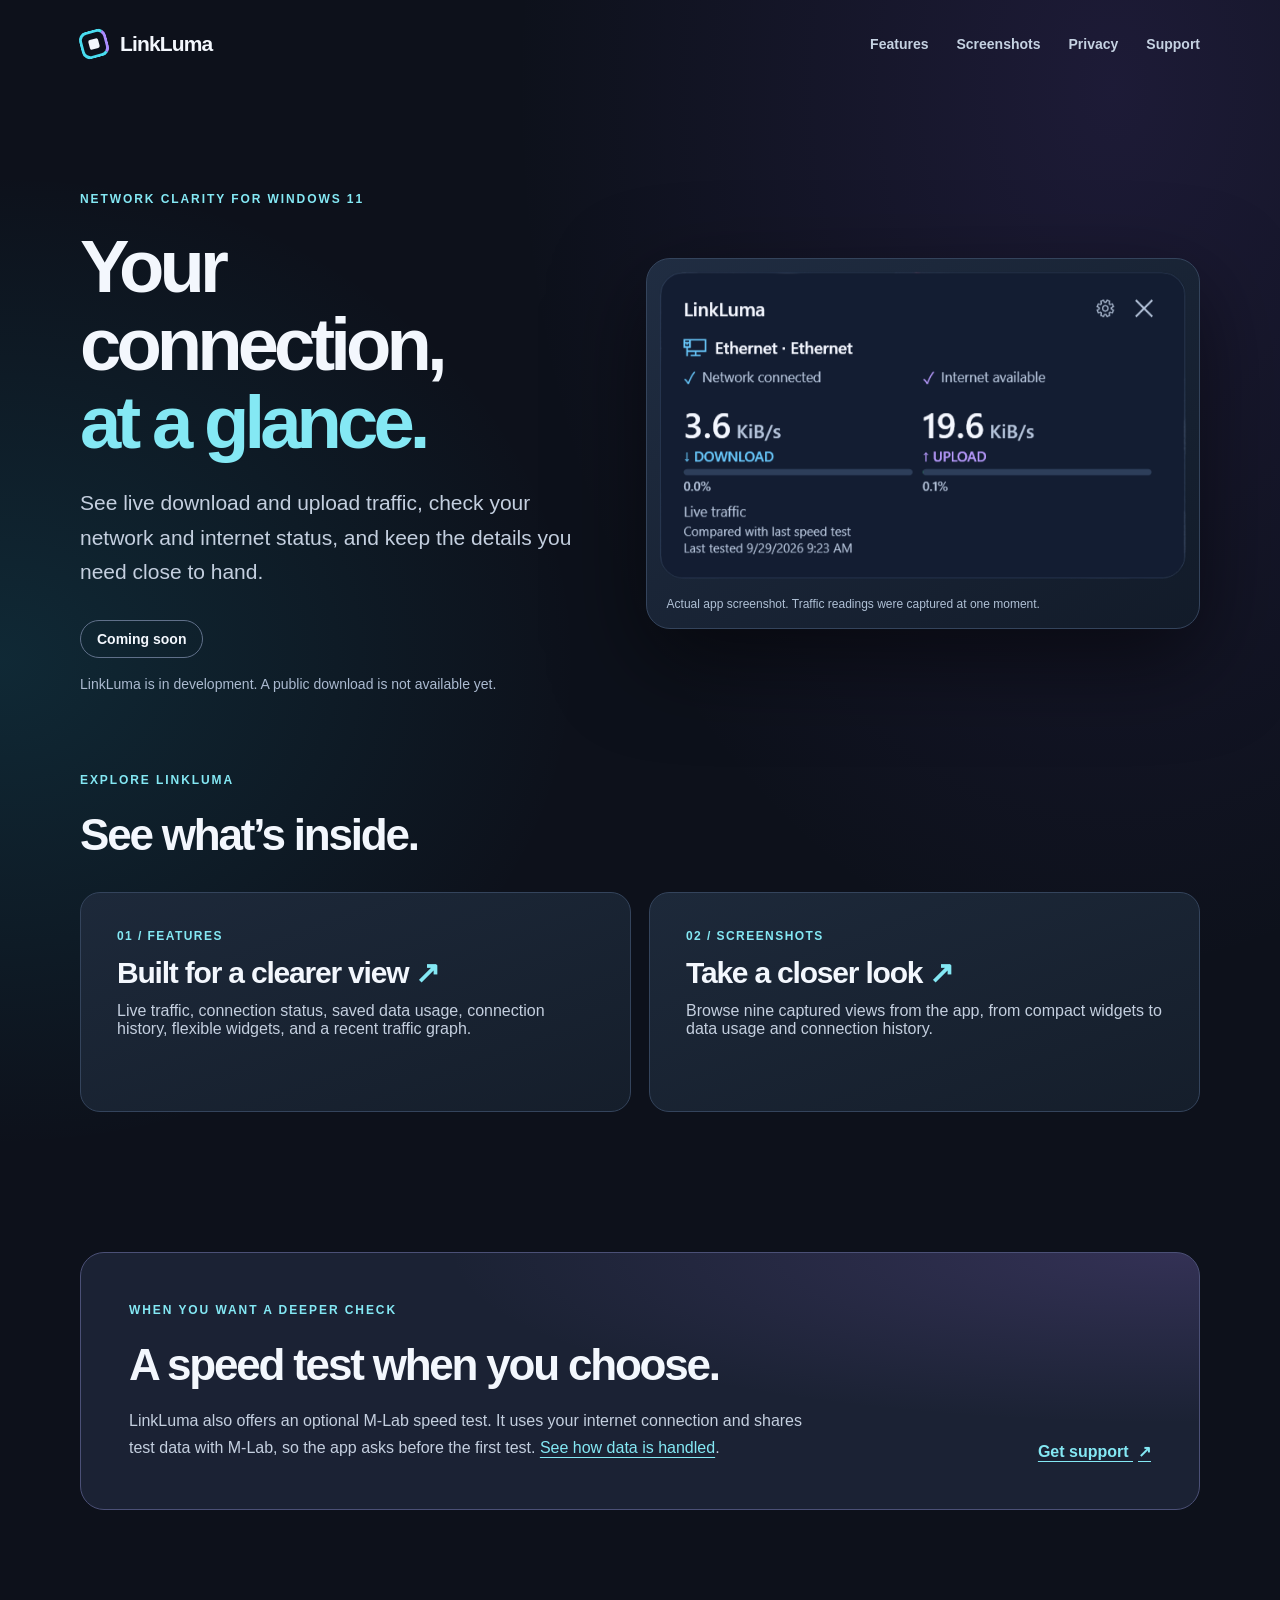
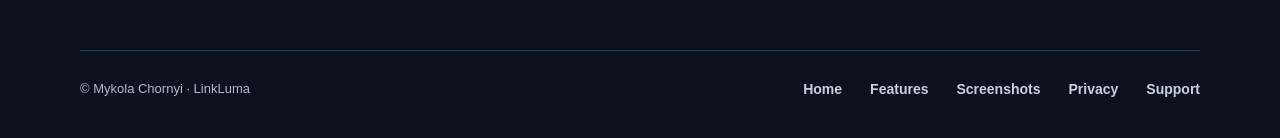
<file: site/index.html>
<!doctype html>
<html lang="en">
<head>
  <meta charset="utf-8">
  <meta name="viewport" content="width=device-width, initial-scale=1">
  <meta name="theme-color" content="#0d111b">
  <meta name="description" content="LinkLuma brings live traffic, connection status, data usage, connection history, and a clear network graph to your Windows 11 desktop. Coming soon.">
  <title>LinkLuma — Your connection, at a glance</title>
  <link rel="stylesheet" href="styles.css">
</head>
<body>
  <a class="skip-link" href="#main">Skip to content</a>
  <div class="site-shell">
    <header class="site-header">
      <a class="brand" href="index.html" aria-label="LinkLuma home" aria-current="page">
        <span class="brand-mark" aria-hidden="true"></span>
        <span>LinkLuma</span>
      </a>
      <nav class="site-nav" aria-label="Main navigation">
        <a href="features.html">Features</a>
        <a href="screenshots.html">Screenshots</a>
        <a href="privacy.html">Privacy</a>
        <a href="support.html">Support</a>
      </nav>
    </header>

    <main id="main">
      <section class="hero" aria-labelledby="hero-title">
        <div class="hero-copy">
          <p class="eyebrow">Network clarity for Windows 11</p>
          <h1 id="hero-title">Your connection,<br><span>at a glance.</span></h1>
          <p class="lead">See live download and upload traffic, check your network and internet status, and keep the details you need close to hand.</p>
          <span class="availability">Coming soon</span>
          <p class="hero-note">LinkLuma is in development. A public download is not available yet.</p>
        </div>
        <figure class="product-visual">
          <a href="assets/widget-classic.png" target="_blank" rel="noopener" aria-label="Open full-size classic widget screenshot in a new tab">
            <img src="assets/widget-classic.png" width="633" height="370" alt="Dark classic LinkLuma widget showing Ethernet connection, separate network and internet status, and live download and upload readings.">
          </a>
          <figcaption>Actual app screenshot. Traffic readings were captured at one moment.</figcaption>
        </figure>
      </section>

      <section class="home-links section-space" aria-labelledby="explore-title">
        <div class="section-heading">
          <p class="eyebrow">Explore LinkLuma</p>
          <h2 id="explore-title">See what’s inside.</h2>
        </div>
        <div class="home-link-grid">
          <a class="home-link-card" href="features.html">
            <span class="home-link-kicker">01 / Features</span>
            <strong>Built for a clearer view <span aria-hidden="true">↗</span></strong>
            <span>Live traffic, connection status, saved data usage, connection history, flexible widgets, and a recent traffic graph.</span>
          </a>
          <a class="home-link-card" href="screenshots.html">
            <span class="home-link-kicker">02 / Screenshots</span>
            <strong>Take a closer look <span aria-hidden="true">↗</span></strong>
            <span>Browse nine captured views from the app, from compact widgets to data usage and connection history.</span>
          </a>
        </div>
      </section>

      <section class="closing-panel section-space" aria-labelledby="closing-title">
        <div>
          <p class="eyebrow">When you want a deeper check</p>
          <h2 id="closing-title">A speed test when you choose.</h2>
          <p>LinkLuma also offers an optional M-Lab speed test. It uses your internet connection and shares test data with M-Lab, so the app asks before the first test. <a href="privacy.html">See how data is handled</a>.</p>
        </div>
        <a class="text-link" href="support.html">Get support <span aria-hidden="true">↗</span></a>
      </section>
    </main>

    <footer class="site-footer">
      <p>© Mykola Chornyi · LinkLuma</p>
      <nav aria-label="Footer navigation">
        <a href="index.html">Home</a>
        <a href="features.html">Features</a>
        <a href="screenshots.html">Screenshots</a>
        <a href="privacy.html">Privacy</a>
        <a href="support.html">Support</a>
      </nav>
    </footer>
  </div>
</body>
</html>
</file>
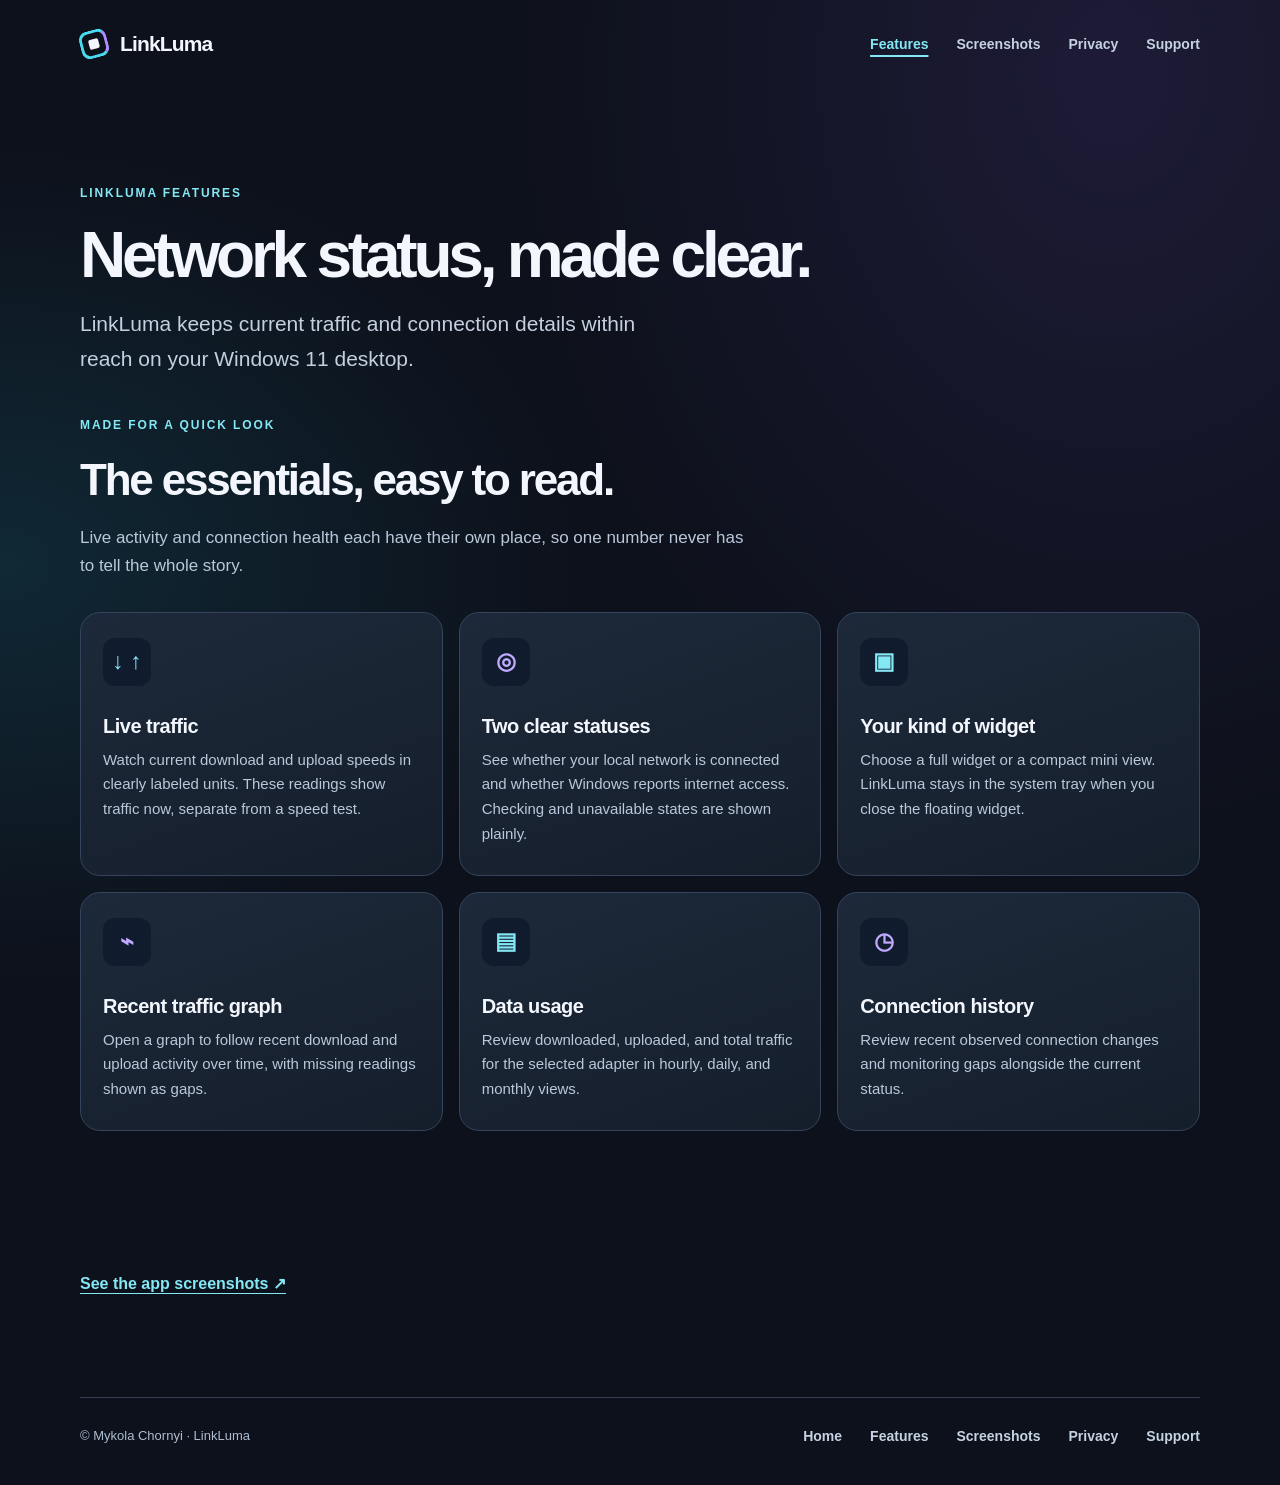
<file: site/features.html>
<!doctype html>
<html lang="en">
<head>
  <meta charset="utf-8">
  <meta name="viewport" content="width=device-width, initial-scale=1">
  <meta name="theme-color" content="#0d111b">
  <meta name="description" content="Explore LinkLuma's live traffic widget, network status, data usage, connection history, flexible layouts, and recent traffic graph.">
  <title>Features — LinkLuma</title>
  <link rel="stylesheet" href="styles.css">
</head>
<body>
  <a class="skip-link" href="#main">Skip to content</a>
  <div class="site-shell">
    <header class="site-header">
      <a class="brand" href="index.html" aria-label="LinkLuma home">
        <span class="brand-mark" aria-hidden="true"></span>
        <span>LinkLuma</span>
      </a>
      <nav class="site-nav" aria-label="Main navigation">
        <a href="features.html" aria-current="page">Features</a>
        <a href="screenshots.html">Screenshots</a>
        <a href="privacy.html">Privacy</a>
        <a href="support.html">Support</a>
      </nav>
    </header>

    <main id="main" class="feature-page">
      <div class="page-intro">
        <p class="eyebrow">LinkLuma features</p>
        <h1>Network status, made clear.</h1>
        <p class="lead">LinkLuma keeps current traffic and connection details within reach on your Windows 11 desktop.</p>
      </div>
      <section class="features section-space" id="features" aria-labelledby="features-title">
        <div class="section-heading">
          <p class="eyebrow">Made for a quick look</p>
          <h2 id="features-title">The essentials, easy to read.</h2>
          <p>Live activity and connection health each have their own place, so one number never has to tell the whole story.</p>
        </div>
        <div class="feature-grid">
          <article class="feature-card">
            <span class="feature-symbol cyan" aria-hidden="true">↓ ↑</span>
            <h3>Live traffic</h3>
            <p>Watch current download and upload speeds in clearly labeled units. These readings show traffic now, separate from a speed test.</p>
          </article>
          <article class="feature-card">
            <span class="feature-symbol violet" aria-hidden="true">◎</span>
            <h3>Two clear statuses</h3>
            <p>See whether your local network is connected and whether Windows reports internet access. Checking and unavailable states are shown plainly.</p>
          </article>
          <article class="feature-card">
            <span class="feature-symbol cyan" aria-hidden="true">▣</span>
            <h3>Your kind of widget</h3>
            <p>Choose a full widget or a compact mini view. LinkLuma stays in the system tray when you close the floating widget.</p>
          </article>
          <article class="feature-card">
            <span class="feature-symbol violet" aria-hidden="true">⌁</span>
            <h3>Recent traffic graph</h3>
            <p>Open a graph to follow recent download and upload activity over time, with missing readings shown as gaps.</p>
          </article>
          <article class="feature-card">
            <span class="feature-symbol cyan" aria-hidden="true">▤</span>
            <h3>Data usage</h3>
            <p>Review downloaded, uploaded, and total traffic for the selected adapter in hourly, daily, and monthly views.</p>
          </article>
          <article class="feature-card">
            <span class="feature-symbol violet" aria-hidden="true">◷</span>
            <h3>Connection history</h3>
            <p>Review recent observed connection changes and monitoring gaps alongside the current status.</p>
          </article>
        </div>
      </section>
      <p class="page-next"><a href="screenshots.html">See the app screenshots <span aria-hidden="true">↗</span></a></p>
    </main>

    <footer class="site-footer">
      <p>© Mykola Chornyi · LinkLuma</p>
      <nav aria-label="Footer navigation">
        <a href="index.html">Home</a>
        <a href="features.html">Features</a>
        <a href="screenshots.html">Screenshots</a>
        <a href="privacy.html">Privacy</a>
        <a href="support.html">Support</a>
      </nav>
    </footer>
  </div>
</body>
</html>
</file>
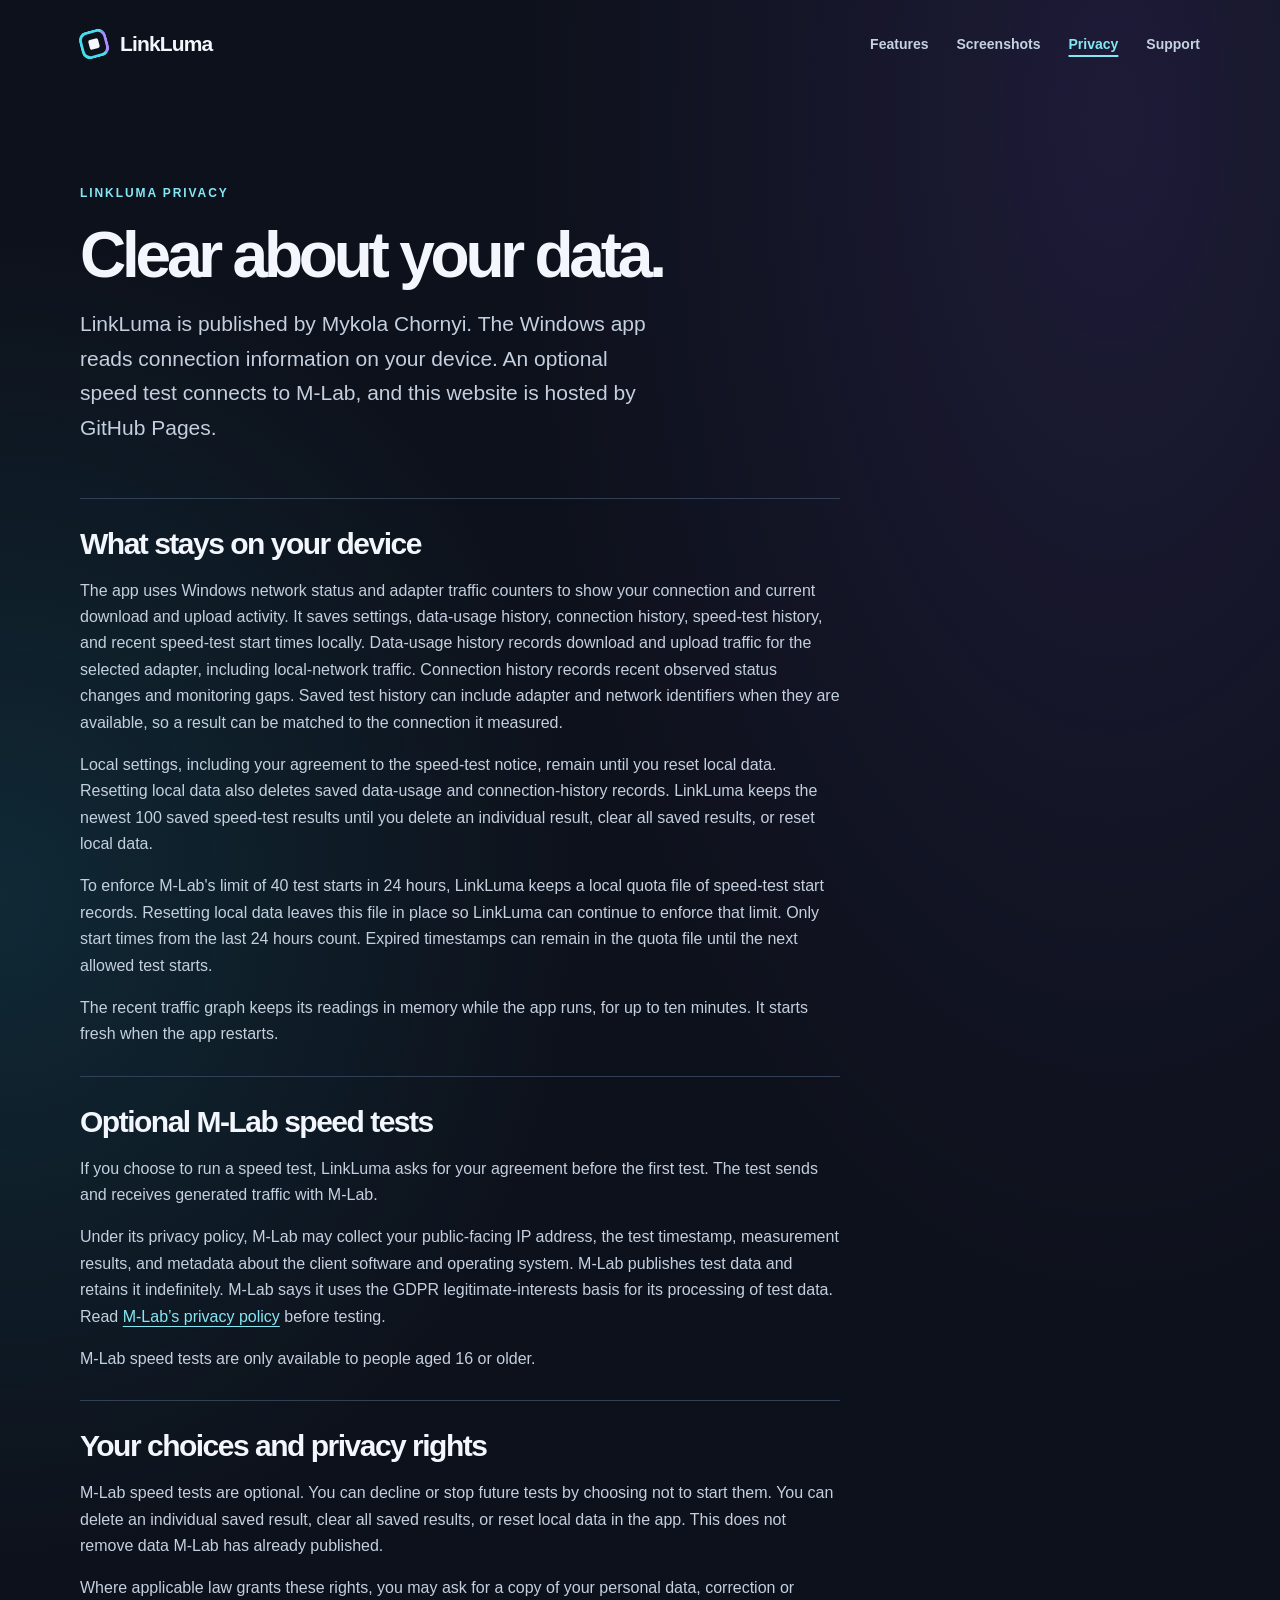
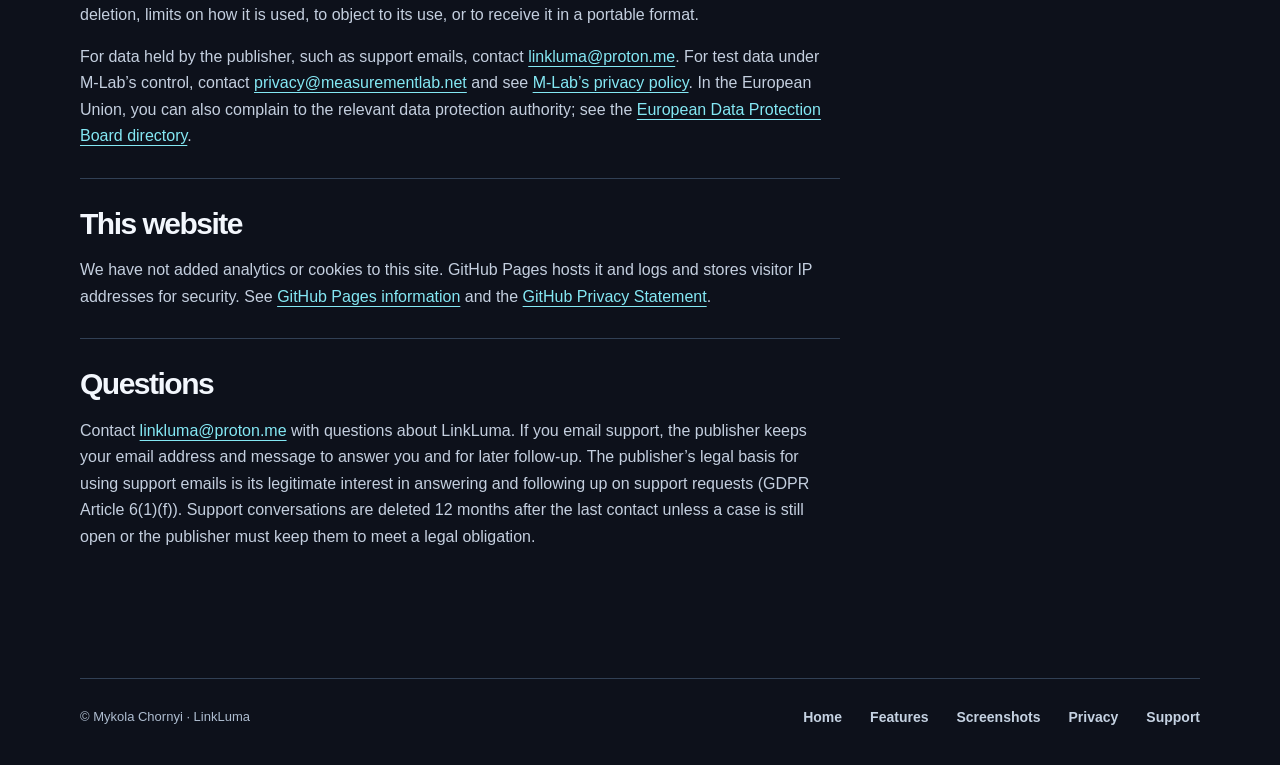
<file: site/privacy.html>
<!doctype html>
<html lang="en">
<head>
  <meta charset="utf-8">
  <meta name="viewport" content="width=device-width, initial-scale=1">
  <meta name="theme-color" content="#0d111b">
  <meta name="description" content="How LinkLuma handles network information, local settings, optional M-Lab speed tests, and website visits.">
  <title>Privacy — LinkLuma</title>
  <link rel="stylesheet" href="styles.css">
</head>
<body>
  <a class="skip-link" href="#main">Skip to content</a>
  <div class="site-shell">
    <header class="site-header">
      <a class="brand" href="index.html" aria-label="LinkLuma home">
        <span class="brand-mark" aria-hidden="true"></span>
        <span>LinkLuma</span>
      </a>
      <nav class="site-nav" aria-label="Main navigation">
        <a href="features.html">Features</a>
        <a href="screenshots.html">Screenshots</a>
        <a href="privacy.html" aria-current="page">Privacy</a>
        <a href="support.html">Support</a>
      </nav>
    </header>

    <main id="main" class="article-page">
      <p class="eyebrow">LinkLuma privacy</p>
      <h1>Clear about your data.</h1>
      <p class="lead">LinkLuma is published by Mykola Chornyi. The Windows app reads connection information on your device. An optional speed test connects to M-Lab, and this website is hosted by GitHub Pages.</p>

      <section class="article-section" aria-labelledby="local-data">
        <h2 id="local-data">What stays on your device</h2>
        <p>The app uses Windows network status and adapter traffic counters to show your connection and current download and upload activity. It saves settings, data-usage history, connection history, speed-test history, and recent speed-test start times locally. Data-usage history records download and upload traffic for the selected adapter, including local-network traffic. Connection history records recent observed status changes and monitoring gaps. Saved test history can include adapter and network identifiers when they are available, so a result can be matched to the connection it measured.</p>
        <p>Local settings, including your agreement to the speed-test notice, remain until you reset local data. Resetting local data also deletes saved data-usage and connection-history records. LinkLuma keeps the newest 100 saved speed-test results until you delete an individual result, clear all saved results, or reset local data.</p>
        <p>To enforce M-Lab's limit of 40 test starts in 24 hours, LinkLuma keeps a local quota file of speed-test start records. Resetting local data leaves this file in place so LinkLuma can continue to enforce that limit. Only start times from the last 24 hours count. Expired timestamps can remain in the quota file until the next allowed test starts.</p>
        <p>The recent traffic graph keeps its readings in memory while the app runs, for up to ten minutes. It starts fresh when the app restarts.</p>
      </section>

      <section class="article-section" aria-labelledby="speed-tests">
        <h2 id="speed-tests">Optional M-Lab speed tests</h2>
        <p>If you choose to run a speed test, LinkLuma asks for your agreement before the first test. The test sends and receives generated traffic with M-Lab.</p>
        <p>Under its privacy policy, M-Lab may collect your public-facing IP address, the test timestamp, measurement results, and metadata about the client software and operating system. M-Lab publishes test data and retains it indefinitely. M-Lab says it uses the GDPR legitimate-interests basis for its processing of test data. Read <a href="https://www.measurementlab.net/privacy/">M-Lab’s privacy policy</a> before testing.</p>
        <p>M-Lab speed tests are only available to people aged 16 or older.</p>
      </section>

      <section class="article-section" aria-labelledby="privacy-rights">
        <h2 id="privacy-rights">Your choices and privacy rights</h2>
        <p>M-Lab speed tests are optional. You can decline or stop future tests by choosing not to start them. You can delete an individual saved result, clear all saved results, or reset local data in the app. This does not remove data M-Lab has already published.</p>
        <p>Where applicable law grants these rights, you may ask for a copy of your personal data, correction or deletion, limits on how it is used, to object to its use, or to receive it in a portable format.</p>
        <p>For data held by the publisher, such as support emails, contact <a href="mailto:linkluma@proton.me">linkluma@proton.me</a>. For test data under M-Lab’s control, contact <a href="mailto:privacy@measurementlab.net">privacy@measurementlab.net</a> and see <a href="https://www.measurementlab.net/privacy/">M-Lab’s privacy policy</a>. In the European Union, you can also complain to the relevant data protection authority; see the <a href="https://www.edpb.europa.eu/about-edpb/board/members_en">European Data Protection Board directory</a>.</p>
      </section>

      <section class="article-section" aria-labelledby="website-data">
        <h2 id="website-data">This website</h2>
        <p>We have not added analytics or cookies to this site. GitHub Pages hosts it and logs and stores visitor IP addresses for security. See <a href="https://docs.github.com/en/pages/getting-started-with-github-pages/what-is-github-pages">GitHub Pages information</a> and the <a href="https://docs.github.com/en/site-policy/privacy-policies/github-general-privacy-statement">GitHub Privacy Statement</a>.</p>
      </section>

      <section class="article-section" aria-labelledby="privacy-contact">
        <h2 id="privacy-contact">Questions</h2>
        <p>Contact <a href="mailto:linkluma@proton.me">linkluma@proton.me</a> with questions about LinkLuma. If you email support, the publisher keeps your email address and message to answer you and for later follow-up. The publisher’s legal basis for using support emails is its legitimate interest in answering and following up on support requests (GDPR Article 6(1)(f)). Support conversations are deleted 12 months after the last contact unless a case is still open or the publisher must keep them to meet a legal obligation.</p>
      </section>
    </main>

    <footer class="site-footer">
      <p>© Mykola Chornyi · LinkLuma</p>
      <nav aria-label="Footer navigation">
        <a href="index.html">Home</a>
        <a href="features.html">Features</a>
        <a href="screenshots.html">Screenshots</a>
        <a href="privacy.html">Privacy</a>
        <a href="support.html">Support</a>
      </nav>
    </footer>
  </div>
</body>
</html>
</file>
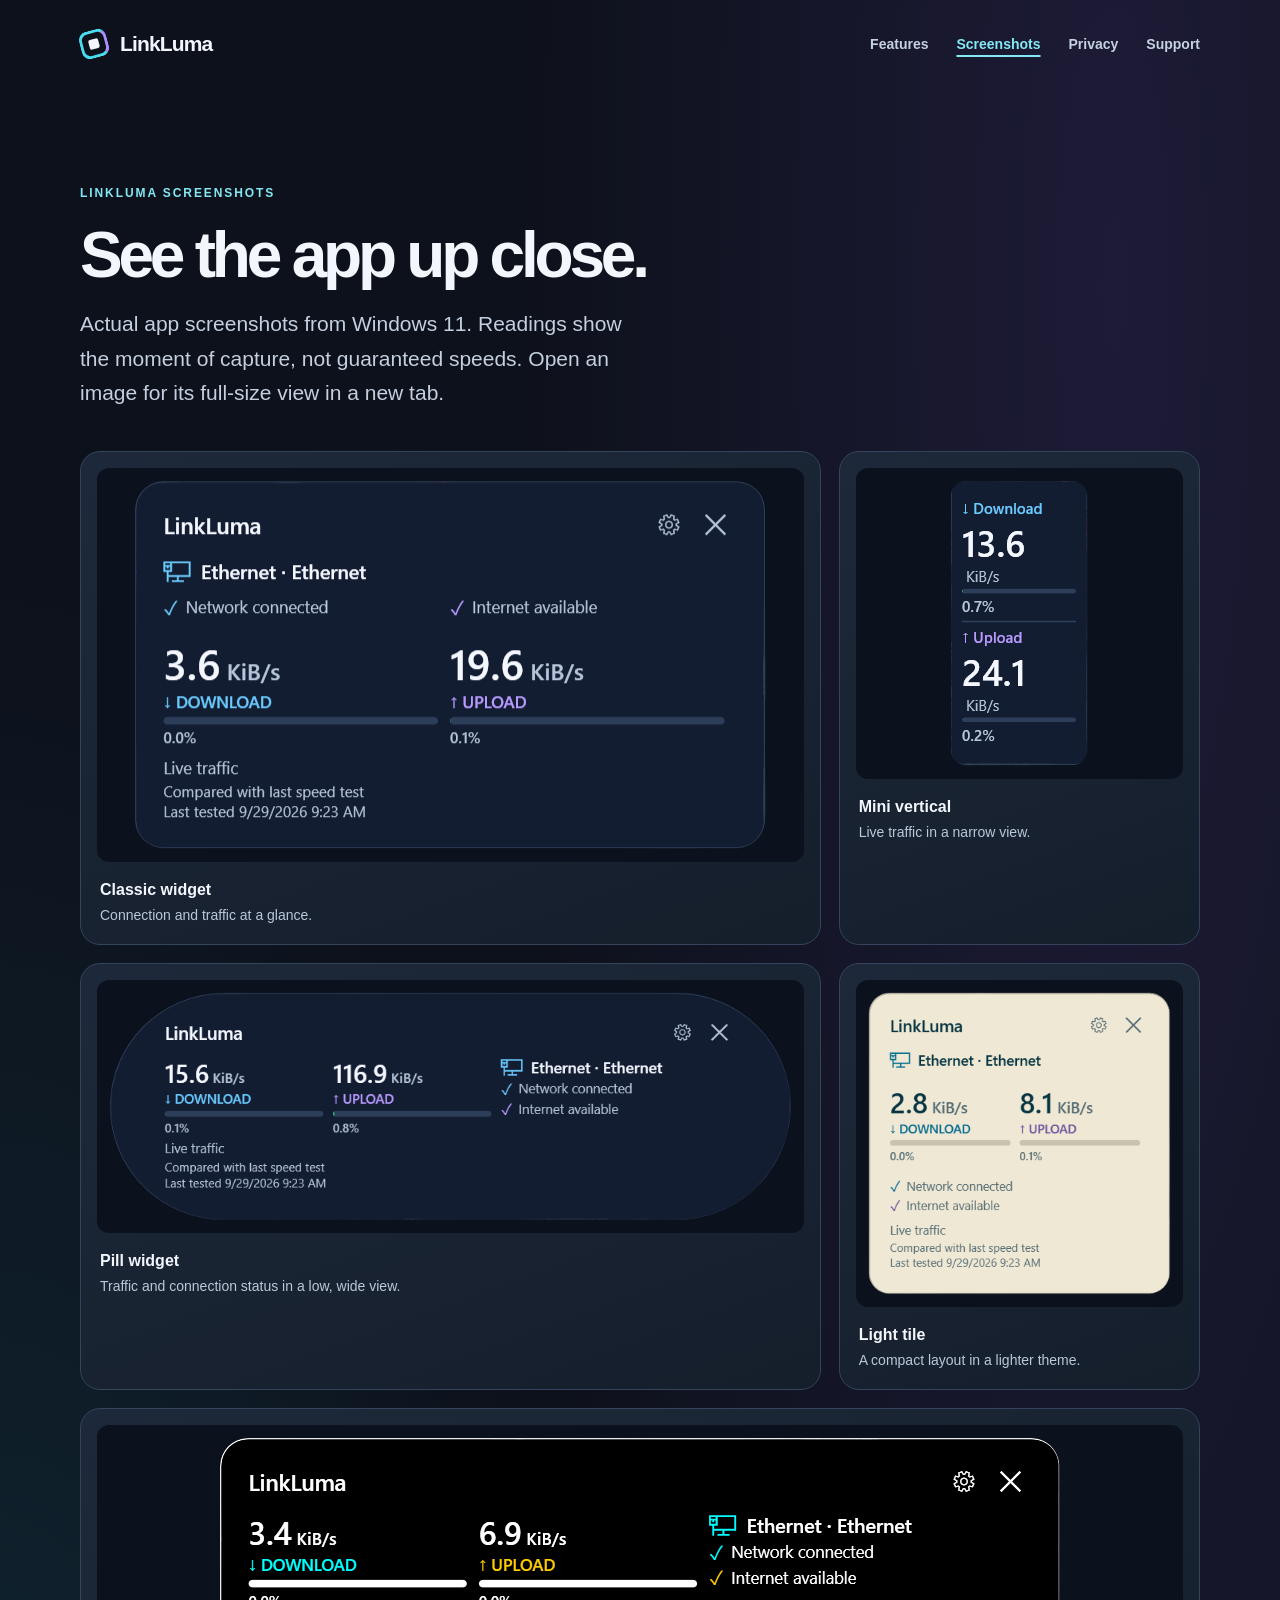
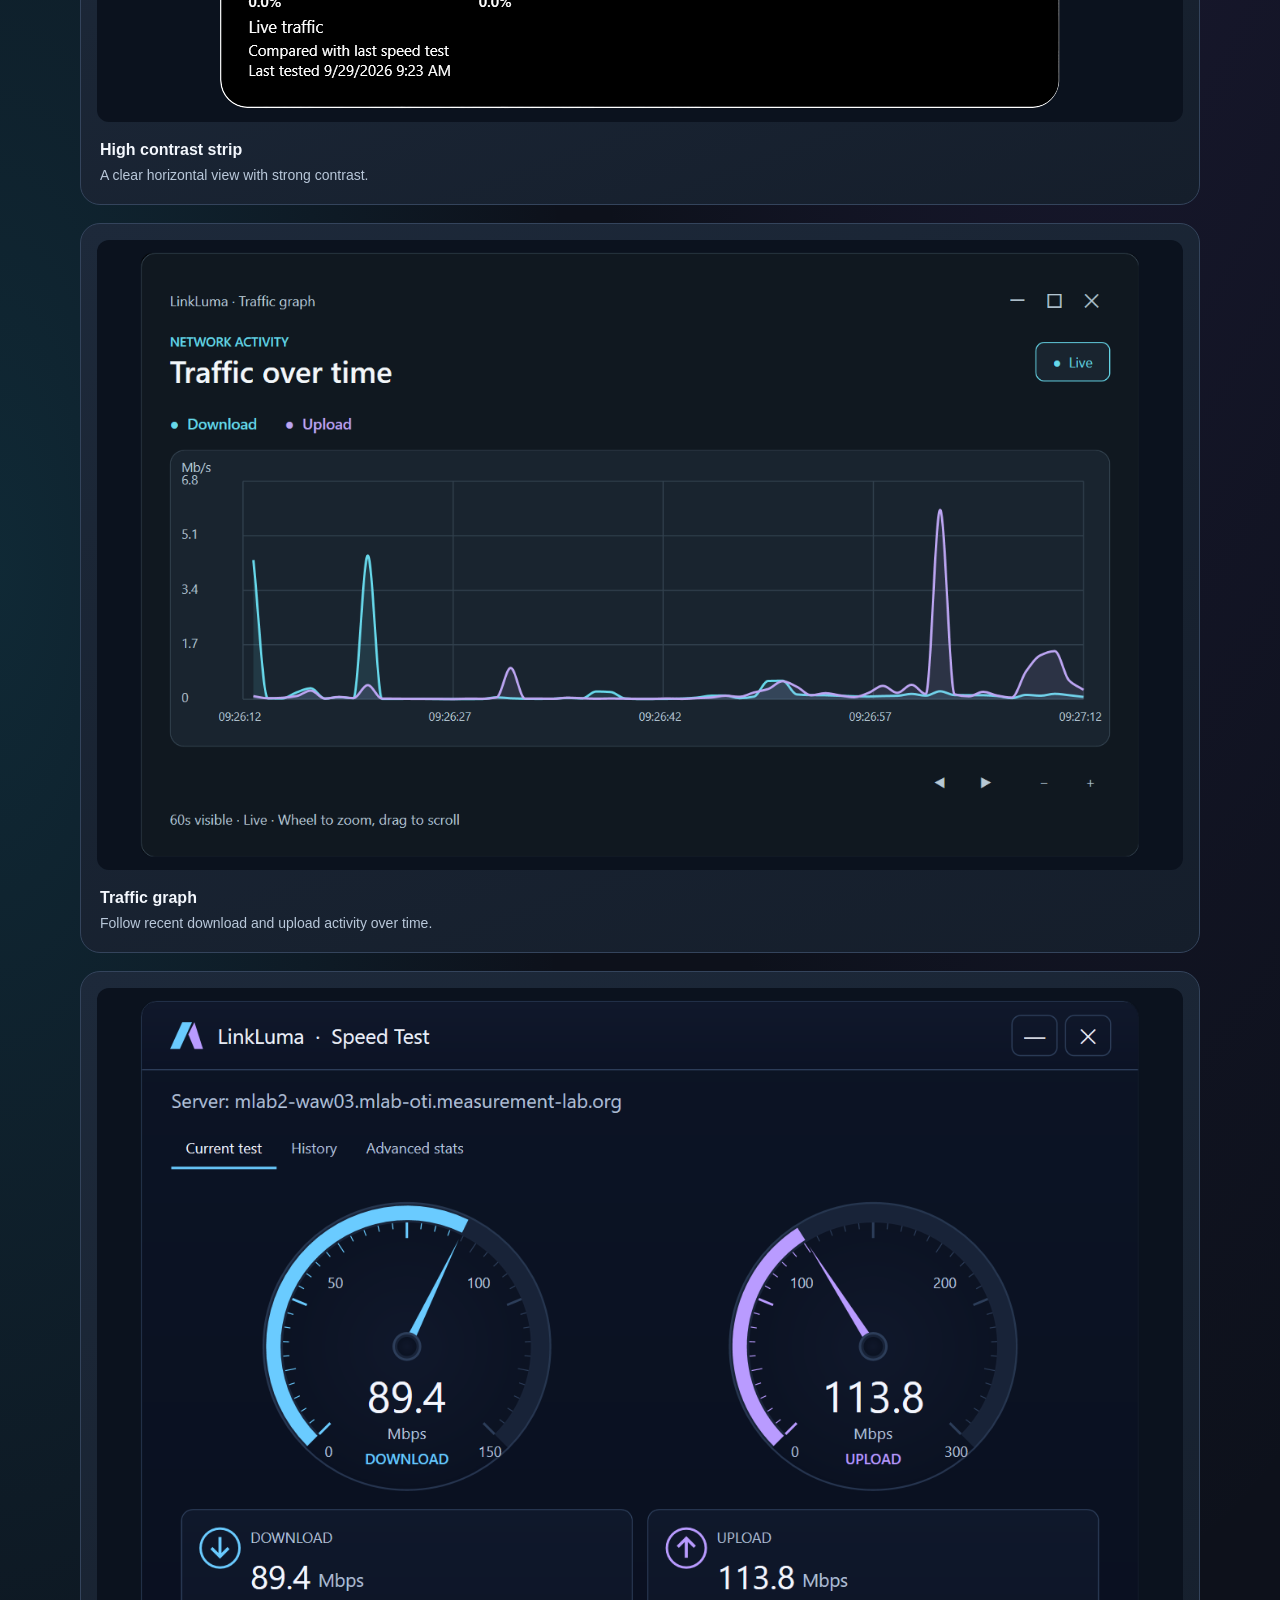
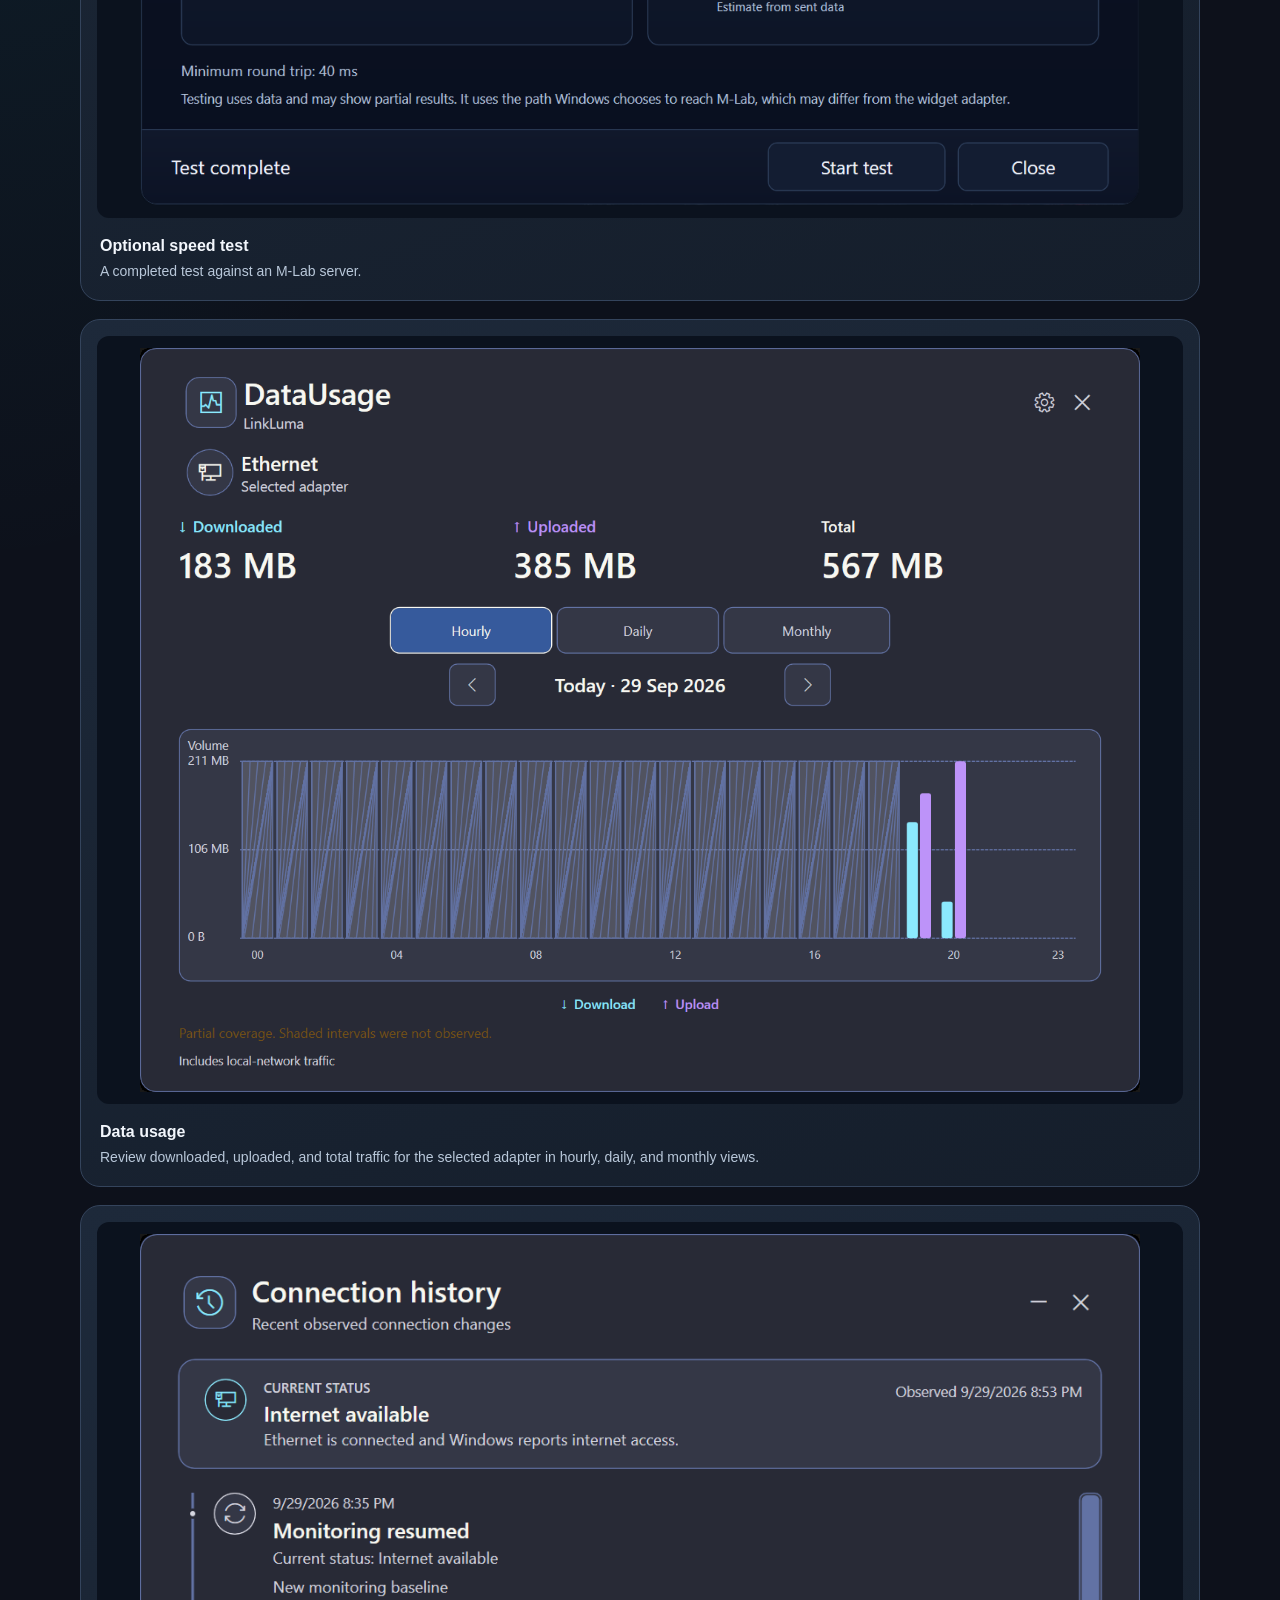
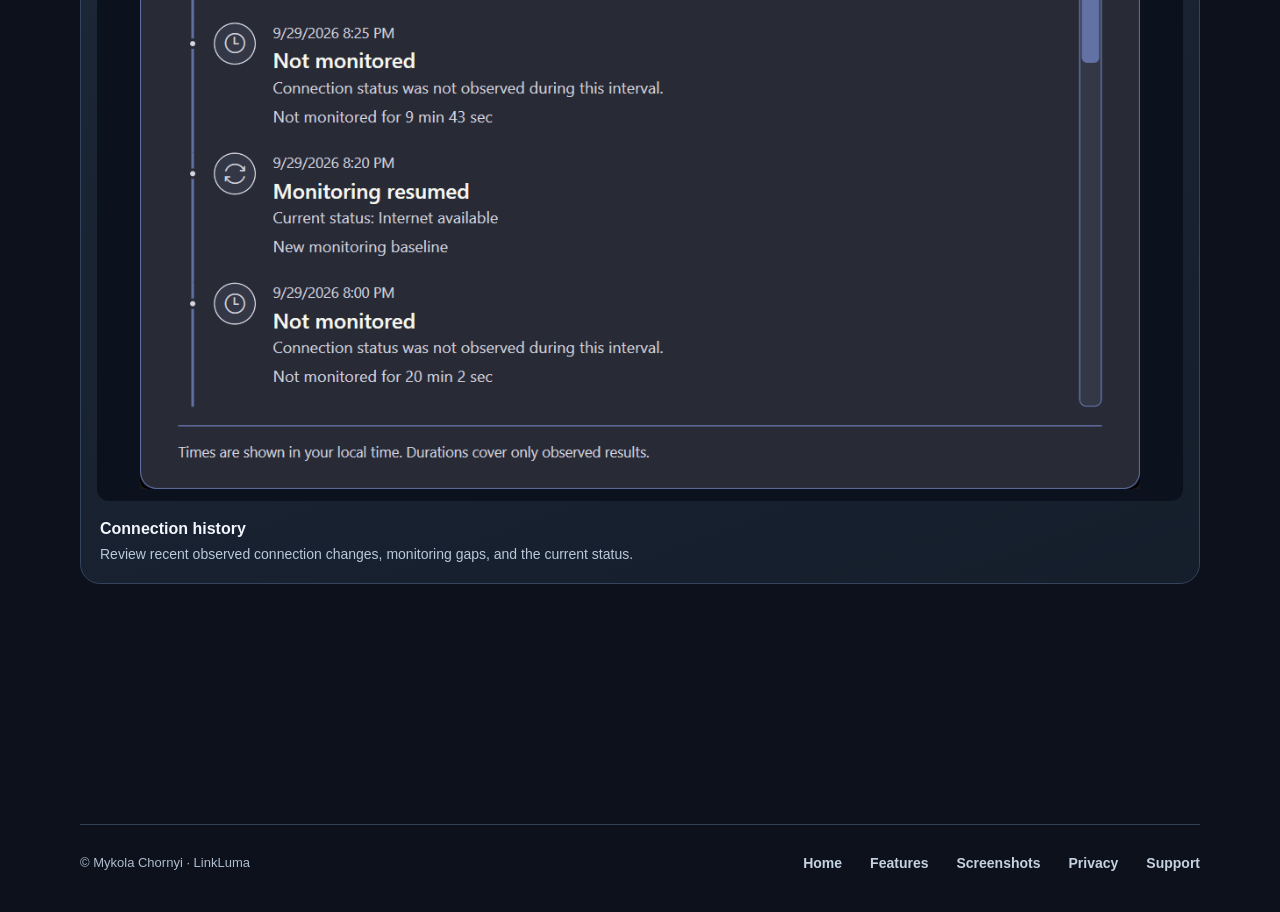
<file: site/screenshots.html>
<!doctype html>
<html lang="en">
<head>
  <meta charset="utf-8">
  <meta name="viewport" content="width=device-width, initial-scale=1">
  <meta name="theme-color" content="#0d111b">
  <meta name="description" content="Browse actual LinkLuma Windows 11 screenshots of widgets, data usage, connection history, the traffic graph, and a speed test.">
  <title>Screenshots — LinkLuma</title>
  <link rel="stylesheet" href="styles.css">
</head>
<body>
  <a class="skip-link" href="#main">Skip to content</a>
  <div class="site-shell">
    <header class="site-header">
      <a class="brand" href="index.html" aria-label="LinkLuma home">
        <span class="brand-mark" aria-hidden="true"></span>
        <span>LinkLuma</span>
      </a>
      <nav class="site-nav" aria-label="Main navigation">
        <a href="features.html">Features</a>
        <a href="screenshots.html" aria-current="page">Screenshots</a>
        <a href="privacy.html">Privacy</a>
        <a href="support.html">Support</a>
      </nav>
    </header>

    <main id="main" class="gallery-page">
      <div class="page-intro">
        <p class="eyebrow">LinkLuma screenshots</p>
        <h1>See the app up close.</h1>
        <p class="lead">Actual app screenshots from Windows 11. Readings show the moment of capture, not guaranteed speeds. Open an image for its full-size view in a new tab.</p>
      </div>
      <section class="screenshots section-space" id="screenshots" aria-label="App screenshots">
        <div class="screenshot-grid">
          <figure class="shot-card shot-classic">
            <a href="assets/widget-classic.png" target="_blank" rel="noopener" aria-label="Open full-size classic widget screenshot in a new tab">
              <img src="assets/widget-classic.png" width="633" height="370" loading="lazy" alt="Dark classic LinkLuma widget showing Ethernet, network and internet status, and live traffic readings.">
            </a>
            <figcaption><strong>Classic widget</strong><span>Connection and traffic at a glance.</span></figcaption>
          </figure>
          <figure class="shot-card shot-mini">
            <a href="assets/widget-mini-vertical.png" target="_blank" rel="noopener" aria-label="Open full-size vertical mini widget screenshot in a new tab">
              <img src="assets/widget-mini-vertical.png" width="139" height="287" loading="lazy" alt="Narrow vertical mini widget showing download and upload traffic readings.">
            </a>
            <figcaption><strong>Mini vertical</strong><span>Live traffic in a narrow view.</span></figcaption>
          </figure>
          <figure class="shot-card shot-pill">
            <a href="assets/widget-pill.png" target="_blank" rel="noopener" aria-label="Open full-size pill widget screenshot in a new tab">
              <img src="assets/widget-pill.png" width="857" height="287" loading="lazy" alt="Pill widget with live download and upload traffic alongside network and internet status.">
            </a>
            <figcaption><strong>Pill widget</strong><span>Traffic and connection status in a low, wide view.</span></figcaption>
          </figure>
          <figure class="shot-card shot-light">
            <a href="assets/widget-light.png" target="_blank" rel="noopener" aria-label="Open full-size light widget screenshot in a new tab">
              <img src="assets/widget-light.png" width="407" height="407" loading="lazy" alt="Light square widget showing Ethernet, live traffic, and separate connection statuses.">
            </a>
            <figcaption><strong>Light tile</strong><span>A compact layout in a lighter theme.</span></figcaption>
          </figure>
          <figure class="shot-card shot-high-contrast">
            <a href="assets/widget-high-contrast.png" target="_blank" rel="noopener" aria-label="Open full-size high contrast widget screenshot in a new tab">
              <img src="assets/widget-high-contrast.png" width="842" height="273" loading="lazy" alt="High contrast horizontal widget with traffic readings and separate network and internet status.">
            </a>
            <figcaption><strong>High contrast strip</strong><span>A clear horizontal view with strong contrast.</span></figcaption>
          </figure>
          <figure class="shot-card shot-wide">
            <a href="assets/traffic-graph.png" target="_blank" rel="noopener" aria-label="Open full-size traffic graph screenshot in a new tab">
              <img src="assets/traffic-graph.png" width="1292" height="782" loading="lazy" alt="Traffic graph window with cyan download and violet upload lines over time.">
            </a>
            <figcaption><strong>Traffic graph</strong><span>Follow recent download and upload activity over time.</span></figcaption>
          </figure>
          <figure class="shot-card shot-wide">
            <a href="assets/speed-test.png" target="_blank" rel="noopener" aria-label="Open full-size speed test screenshot in a new tab">
              <img src="assets/speed-test.png" width="1232" height="993" loading="lazy" alt="Completed LinkLuma speed test window with download and upload results and an M-Lab server label.">
            </a>
            <figcaption><strong>Optional speed test</strong><span>A completed test against an M-Lab server.</span></figcaption>
          </figure>
          <figure class="shot-card shot-wide">
            <a href="assets/data-usage.png" target="_blank" rel="noopener" aria-label="Open full-size data usage screenshot in a new tab">
              <img src="assets/data-usage.png" width="1350" height="1005" loading="lazy" alt="LinkLuma DataUsage window showing an Ethernet selected adapter, downloaded, uploaded, and total traffic, an hourly bar chart with shaded intervals that were not observed, and a local-network traffic notice.">
            </a>
            <figcaption><strong>Data usage</strong><span>Review downloaded, uploaded, and total traffic for the selected adapter in hourly, daily, and monthly views.</span></figcaption>
          </figure>
          <figure class="shot-card shot-wide">
            <a href="assets/connection-history.png" target="_blank" rel="noopener" aria-label="Open full-size connection history screenshot in a new tab">
              <img src="assets/connection-history.png" width="1140" height="975" loading="lazy" alt="LinkLuma connection history window showing the current internet status, recent monitoring gaps, and monitoring-resumed entries.">
            </a>
            <figcaption><strong>Connection history</strong><span>Review recent observed connection changes, monitoring gaps, and the current status.</span></figcaption>
          </figure>
        </div>
      </section>
    </main>

    <footer class="site-footer">
      <p>© Mykola Chornyi · LinkLuma</p>
      <nav aria-label="Footer navigation">
        <a href="index.html">Home</a>
        <a href="features.html">Features</a>
        <a href="screenshots.html">Screenshots</a>
        <a href="privacy.html">Privacy</a>
        <a href="support.html">Support</a>
      </nav>
    </footer>
  </div>
</body>
</html>
</file>
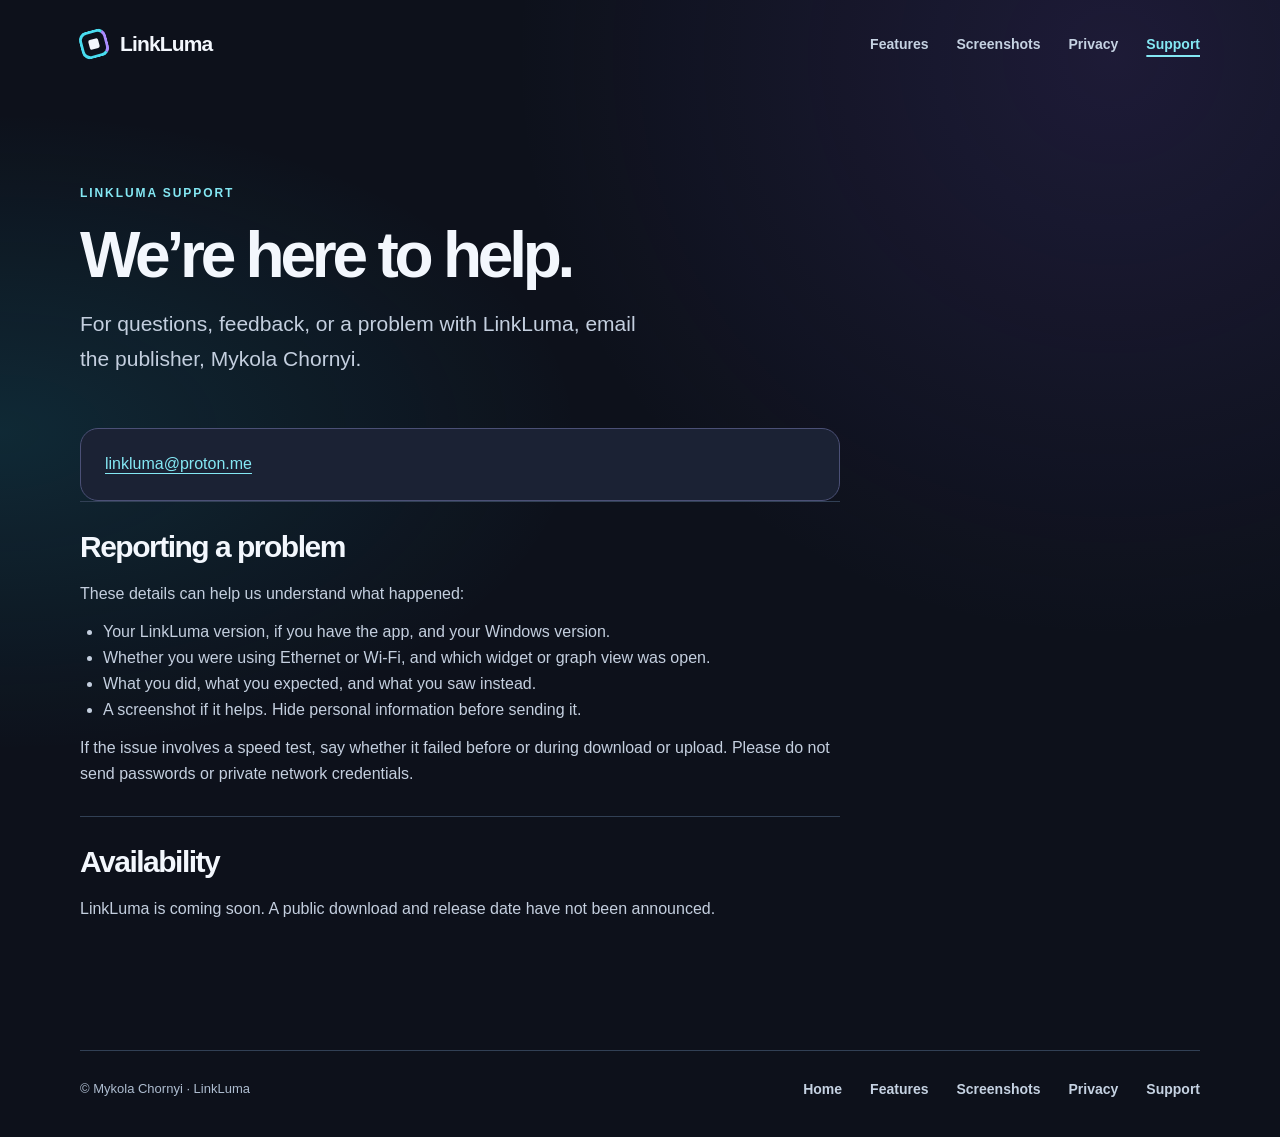
<file: site/support.html>
<!doctype html>
<html lang="en">
<head>
  <meta charset="utf-8">
  <meta name="viewport" content="width=device-width, initial-scale=1">
  <meta name="theme-color" content="#0d111b">
  <meta name="description" content="Contact LinkLuma support and find out what to include when reporting a problem.">
  <title>Support — LinkLuma</title>
  <link rel="stylesheet" href="styles.css">
</head>
<body>
  <a class="skip-link" href="#main">Skip to content</a>
  <div class="site-shell">
    <header class="site-header">
      <a class="brand" href="index.html" aria-label="LinkLuma home">
        <span class="brand-mark" aria-hidden="true"></span>
        <span>LinkLuma</span>
      </a>
      <nav class="site-nav" aria-label="Main navigation">
        <a href="features.html">Features</a>
        <a href="screenshots.html">Screenshots</a>
        <a href="privacy.html">Privacy</a>
        <a href="support.html" aria-current="page">Support</a>
      </nav>
    </header>

    <main id="main" class="article-page">
      <p class="eyebrow">LinkLuma support</p>
      <h1>We’re here to help.</h1>
      <p class="lead">For questions, feedback, or a problem with LinkLuma, email the publisher, Mykola Chornyi.</p>

      <div class="contact-card">
        <p><a href="mailto:linkluma@proton.me">linkluma@proton.me</a></p>
      </div>

      <section class="article-section" aria-labelledby="reporting">
        <h2 id="reporting">Reporting a problem</h2>
        <p>These details can help us understand what happened:</p>
        <ul>
          <li>Your LinkLuma version, if you have the app, and your Windows version.</li>
          <li>Whether you were using Ethernet or Wi-Fi, and which widget or graph view was open.</li>
          <li>What you did, what you expected, and what you saw instead.</li>
          <li>A screenshot if it helps. Hide personal information before sending it.</li>
        </ul>
        <p>If the issue involves a speed test, say whether it failed before or during download or upload. Please do not send passwords or private network credentials.</p>
      </section>

      <section class="article-section" aria-labelledby="availability">
        <h2 id="availability">Availability</h2>
        <p>LinkLuma is coming soon. A public download and release date have not been announced.</p>
      </section>
    </main>

    <footer class="site-footer">
      <p>© Mykola Chornyi · LinkLuma</p>
      <nav aria-label="Footer navigation">
        <a href="index.html">Home</a>
        <a href="features.html">Features</a>
        <a href="screenshots.html">Screenshots</a>
        <a href="privacy.html">Privacy</a>
        <a href="support.html">Support</a>
      </nav>
    </footer>
  </div>
</body>
</html>
</file>
<file: site/styles.css>
:root {
  color-scheme: dark;
  font-family: "Segoe UI", Arial, sans-serif;
  color: #f3f7fd;
  background: #0d111b;
}

* {
  box-sizing: border-box;
}

html {
  scroll-behavior: smooth;
}

body {
  min-width: 280px;
  margin: 0;
  background:
    radial-gradient(ellipse at 87% 5%, #6647b52e, transparent 38%),
    radial-gradient(ellipse at 0% 38%, #1fbad524, transparent 32%),
    #0d111b;
}

a {
  color: #84e8f4;
  text-underline-offset: 0.22em;
}

a:hover {
  color: #c2f6fb;
}

a:focus-visible {
  outline: 3px solid #84e8f4;
  outline-offset: 5px;
  border-radius: 4px;
}

.skip-link {
  position: absolute;
  top: -100px;
  left: 18px;
  z-index: 10;
  padding: 12px 16px;
  border-radius: 8px;
  color: #0d111b;
  background: #84e8f4;
  font-weight: 700;
}

.skip-link:focus {
  top: 12px;
}

.site-shell {
  width: min(100% - 48px, 1120px);
  min-height: 100vh;
  margin: 0 auto;
  display: flex;
  flex-direction: column;
}

.site-header {
  display: flex;
  align-items: center;
  justify-content: space-between;
  gap: 22px;
  padding: 30px 0;
}

.brand {
  display: inline-flex;
  align-items: center;
  gap: 12px;
  color: #f3f7fd;
  font-size: 21px;
  font-weight: 750;
  letter-spacing: -0.04em;
  text-decoration: none;
}

.brand:hover {
  color: #f3f7fd;
}

.brand-mark {
  position: relative;
  width: 28px;
  height: 28px;
  flex: none;
  border: 3px solid #49dcef;
  border-right-color: #ab8dff;
  border-radius: 9px;
  transform: rotate(-15deg);
}

.brand-mark::after {
  position: absolute;
  inset: 6px;
  border-radius: 2px;
  background: #f3f7fd;
  content: "";
}

.site-nav,
.site-footer nav {
  display: flex;
  flex-wrap: wrap;
  align-items: center;
  gap: 12px 28px;
}

.site-nav a,
.site-footer nav a {
  color: #c5d2e2;
  font-size: 14px;
  font-weight: 600;
  text-decoration: none;
}

.site-nav a:hover,
.site-footer nav a:hover {
  color: #84e8f4;
  text-decoration: underline;
}

.site-nav a[aria-current="page"] {
  color: #84e8f4;
  text-decoration: underline;
  text-decoration-thickness: 2px;
  text-underline-offset: 0.45em;
}

main {
  flex: 1;
}

.eyebrow {
  margin: 0 0 20px;
  color: #84e8f4;
  font-size: 12px;
  font-weight: 750;
  letter-spacing: 0.16em;
  line-height: 1.5;
  text-transform: uppercase;
}

h1,
h2,
h3,
p {
  overflow-wrap: break-word;
}

h1,
h2,
h3 {
  margin-top: 0;
}

h1 {
  margin-bottom: 24px;
  font-size: clamp(44px, 5.8vw, 76px);
  font-weight: 730;
  letter-spacing: -0.066em;
  line-height: 1.05;
}

h1 span {
  color: #84e8f4;
}

h2 {
  margin-bottom: 18px;
  font-size: clamp(30px, 3.5vw, 44px);
  font-weight: 700;
  letter-spacing: -0.05em;
  line-height: 1.16;
}

h3 {
  margin-bottom: 10px;
  font-size: 20px;
  letter-spacing: -0.025em;
}

p {
  line-height: 1.65;
}

.hero {
  display: grid;
  grid-template-columns: minmax(0, 0.95fr) minmax(0, 1.05fr);
  align-items: center;
  gap: clamp(28px, 5vw, 72px);
  padding: clamp(56px, 8vw, 116px) 0 75px;
}

.hero-copy {
  min-width: 0;
}

.lead {
  max-width: 570px;
  margin: 0 0 30px;
  color: #c4cfdf;
  font-size: clamp(18px, 2vw, 21px);
}

.availability {
  display: inline-block;
  padding: 10px 16px;
  border: 1px solid #60708a;
  border-radius: 999px;
  color: #f3f7fd;
  font-size: 14px;
  font-weight: 700;
}

.hero-note {
  max-width: 420px;
  margin: 15px 0 0;
  color: #abbad0;
  font-size: 14px;
}

.product-visual {
  min-width: 0;
  margin: 0;
  padding: 12px;
  border: 1px solid #34445c;
  border-radius: 24px;
  background: linear-gradient(145deg, #202d42, #121b29);
  box-shadow: 0 30px 90px #0008;
}

.product-visual a {
  display: block;
}

.product-visual img {
  display: block;
  width: auto;
  max-width: 100%;
  height: auto;
  margin-inline: auto;
  border-radius: 14px;
}

.product-visual figcaption {
  padding: 15px 8px 3px;
  color: #afc0d5;
  font-size: 12px;
  line-height: 1.5;
}

.section-space {
  margin: 0 0 clamp(80px, 11vw, 140px);
}

.section-heading {
  max-width: 680px;
  margin-bottom: 32px;
}

.section-heading > p:last-child {
  margin: 0;
  color: #b9c8da;
  font-size: 17px;
}

.home-link-grid {
  display: grid;
  grid-template-columns: repeat(2, minmax(0, 1fr));
  gap: 18px;
}

.home-link-card {
  display: grid;
  align-content: start;
  gap: 12px;
  min-height: 220px;
  padding: clamp(24px, 3vw, 36px);
  border: 1px solid #34445c;
  border-radius: 20px;
  color: #c4cfdf;
  background: linear-gradient(160deg, #1d293a, #151e2b);
  text-decoration: none;
}

.home-link-card:hover {
  border-color: #84e8f4;
  color: #e4f0fa;
}

.home-link-kicker {
  color: #84e8f4;
  font-size: 12px;
  font-weight: 700;
  letter-spacing: 0.12em;
  text-transform: uppercase;
}

.home-link-card strong {
  color: #f3f7fd;
  font-size: clamp(22px, 2.5vw, 30px);
  letter-spacing: -0.04em;
}

.home-link-card strong span {
  color: #84e8f4;
}

.feature-grid {
  display: grid;
  grid-template-columns: repeat(3, minmax(0, 1fr));
  gap: 16px;
}

.feature-card {
  padding: 25px 22px 28px;
  border: 1px solid #34445c;
  border-radius: 20px;
  background: linear-gradient(160deg, #1d293a, #151e2b);
}

.feature-symbol {
  display: inline-flex;
  align-items: center;
  justify-content: center;
  min-width: 48px;
  height: 48px;
  margin-bottom: 29px;
  border-radius: 12px;
  background: #101b2d;
  font-size: 23px;
  font-weight: 700;
}

.cyan {
  color: #84e8f4;
}

.violet {
  color: #c0aaff;
}

.feature-card p {
  margin: 0;
  color: #b9c8da;
  font-size: 15px;
}

.screenshot-grid {
  display: grid;
  grid-template-columns: repeat(12, minmax(0, 1fr));
  gap: 18px;
}

.shot-card {
  min-width: 0;
  margin: 0;
  padding: 16px;
  border: 1px solid #34445c;
  border-radius: 20px;
  background: linear-gradient(160deg, #1d293a, #151e2b);
}

.shot-classic,
.shot-pill {
  grid-column: span 8;
}

.shot-light,
.shot-mini {
  grid-column: span 4;
}

.shot-high-contrast,
.shot-wide {
  grid-column: span 12;
}

.shot-card a {
  display: flex;
  min-height: 240px;
  align-items: center;
  justify-content: center;
  padding: 12px;
  border-radius: 12px;
  background: #0b121e;
}

.shot-card img {
  display: block;
  width: auto;
  max-width: 100%;
  height: auto;
  max-height: 650px;
  object-fit: contain;
}

.shot-mini img {
  max-height: 287px;
}

.shot-wide img {
  width: auto;
  max-width: min(100%, 1000px);
  max-height: none;
}

.shot-card figcaption {
  display: grid;
  gap: 3px;
  padding: 16px 3px 2px;
  color: #b9c8da;
  font-size: 14px;
  line-height: 1.5;
}

.shot-card figcaption strong {
  color: #f3f7fd;
  font-size: 16px;
}

.closing-panel {
  display: flex;
  align-items: end;
  justify-content: space-between;
  gap: 30px;
  padding: clamp(28px, 4vw, 48px);
  border: 1px solid #4b5076;
  border-radius: 24px;
  background:
    radial-gradient(ellipse at 98% 0%, #8061bd3d, transparent 47%),
    #1b2234;
}

.closing-panel > div {
  max-width: 690px;
}

.closing-panel p:last-child {
  margin: 0;
  color: #c4cfdf;
}

.text-link {
  flex: none;
  font-weight: 700;
  white-space: nowrap;
}

.text-link span {
  margin-left: 5px;
}

.site-footer {
  display: flex;
  justify-content: space-between;
  flex-wrap: wrap;
  gap: 16px 28px;
  padding: 27px 0 38px;
  border-top: 1px solid #314055;
  color: #aebdd0;
  font-size: 13px;
}

.site-footer p {
  margin: 0;
}

.feature-page,
.gallery-page {
  padding-bottom: 100px;
}

.page-intro {
  max-width: 760px;
  padding: clamp(54px, 8vw, 96px) 0 40px;
}

.page-intro h1 {
  margin-bottom: 18px;
  font-size: clamp(42px, 6vw, 64px);
}

.page-intro .lead {
  margin-bottom: 0;
}

.page-next {
  margin: 0;
  font-weight: 700;
}

.article-page {
  width: min(100%, 760px);
  padding: clamp(54px, 8vw, 96px) 0 100px;
}

.article-page h1 {
  margin-bottom: 18px;
  font-size: clamp(42px, 6vw, 64px);
}

.article-page .lead {
  margin-bottom: 52px;
}

.article-section {
  padding: 28px 0;
  border-top: 1px solid #314055;
}

.article-section h2 {
  margin-bottom: 12px;
  font-size: clamp(24px, 3vw, 30px);
}

.article-section p,
.article-section li {
  color: #c4cfdf;
  font-size: 16px;
}

.article-section p:last-child,
.article-section ul:last-child {
  margin-bottom: 0;
}

.article-section ul {
  padding-left: 23px;
}

.article-section li + li {
  margin-top: 8px;
}

.contact-card {
  margin-top: 24px;
  padding: 22px 24px;
  border: 1px solid #4b5076;
  border-radius: 18px;
  background: #1b2234;
}

.contact-card p {
  margin: 0;
}

@media (max-width: 980px) {
  .hero {
    grid-template-columns: 1fr;
    padding-top: 65px;
  }

  .product-visual {
    width: min(100%, 720px);
  }

  .feature-grid {
    grid-template-columns: repeat(2, minmax(0, 1fr));
  }
}

@media (max-width: 620px) {
  .site-shell {
    width: min(100% - 36px, 560px);
  }

  .site-header {
    align-items: flex-start;
    flex-direction: column;
    gap: 18px;
  }

  .site-nav {
    gap: 12px 22px;
  }

  .hero {
    padding-top: 58px;
  }

  .feature-grid {
    grid-template-columns: 1fr;
  }

  .home-link-grid {
    grid-template-columns: 1fr;
  }

  .shot-card {
    grid-column: span 12;
  }

  .shot-card a {
    min-height: 0;
  }

  .feature-symbol {
    margin-bottom: 18px;
  }

  .closing-panel {
    align-items: flex-start;
    flex-direction: column;
  }

  .article-page {
    padding-top: 58px;
  }
}

@media (prefers-reduced-motion: reduce) {
  html {
    scroll-behavior: auto;
  }
}
</file>
